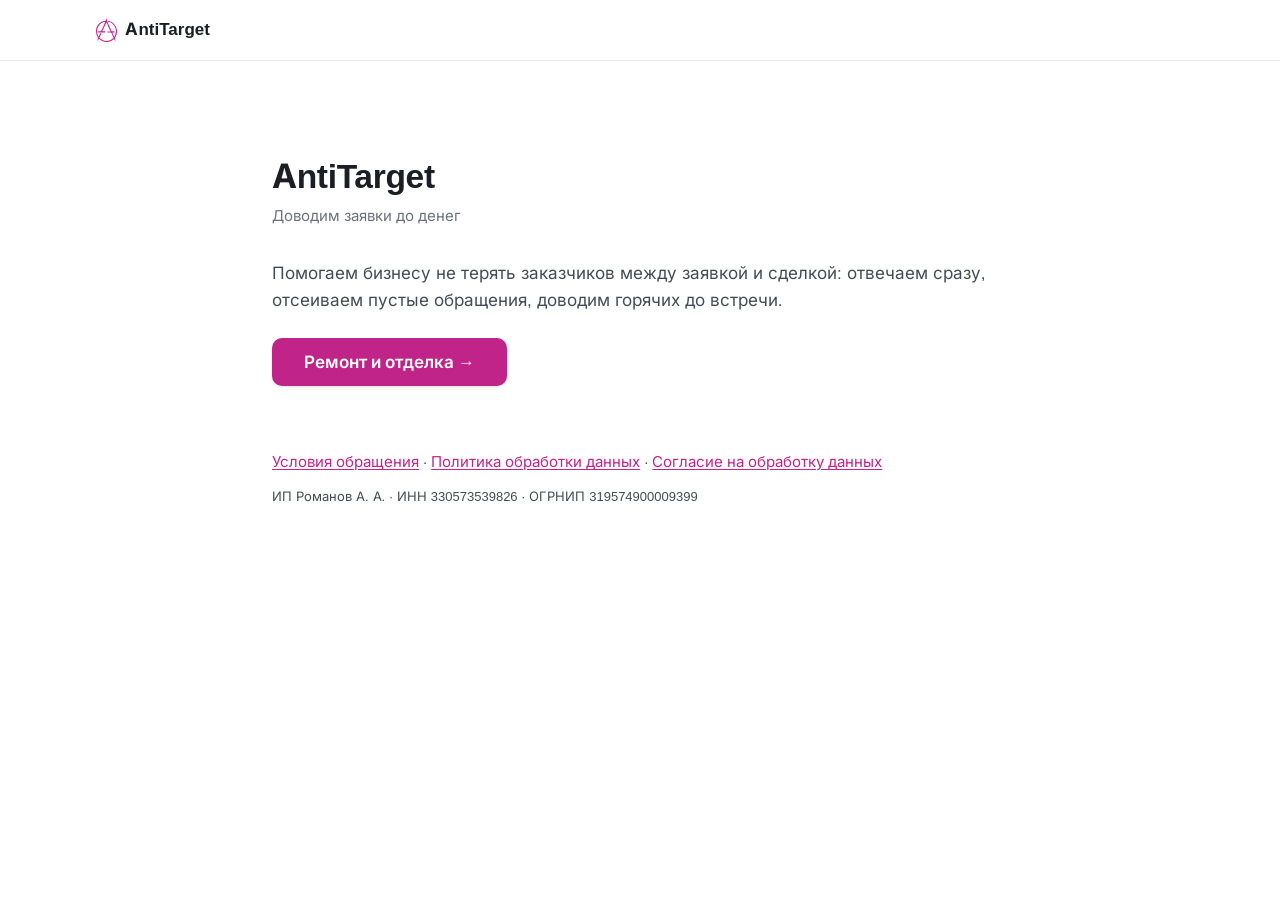
<file: index.html>
<!DOCTYPE html>
<html lang="ru">
<head>
  <meta charset="UTF-8">
  <meta name="viewport" content="width=device-width, initial-scale=1">
  <title>AntiTarget - доводим заявки до денег</title>
  <meta name="description" content="AntiTarget - система приёма и обработки заявок для бизнеса. Отвечаем заказчикам сразу, отсеиваем пустые обращения, доводим горячих до сделки.">
  <meta name="yandex-verification" content="dc6428b8b3f62b8a" />
  <link rel="icon" href="assets/logo/favicon.svg" type="image/svg+xml">
  <link rel="stylesheet" href="assets/css/tokens.css">
  <link rel="stylesheet" href="assets/css/base.css">

  <!-- Yandex.Metrika counter -->
  <script type="text/javascript">
  (function(m,e,t,r,i,k,a){
    m[i]=m[i]||function(){(m[i].a=m[i].a||[]).push(arguments)};
    m[i].l=1*new Date();
    for (var j = 0; j < document.scripts.length; j++) {if (document.scripts[j].src === r) { return; }}
    k=e.createElement(t),a=e.getElementsByTagName(t)[0],k.async=1,k.src=r,a.parentNode.insertBefore(k,a)
    })(window, document,'script','https://mc.yandex.ru/metrika/tag.js?id=110598391', 'ym');

    ym(110598391, 'init', {ssr:true, webvisor:true, clickmap:true, ecommerce:"dataLayer", referrer: document.referrer, url: location.href, accurateTrackBounce:true, trackLinks:true});
  </script>
  <noscript><div><img src="https://mc.yandex.ru/watch/110598391" style="position:absolute; left:-9999px;" alt="" /></div></noscript>
  <!-- /Yandex.Metrika counter -->
  <script>window.__ymId = 110598391;</script>

</head>
<body>
  <header class="simple-header">
    <div class="container">
      <a class="simple-header__logo" href="./"><img src="assets/logo/antitarget.svg" alt="">AntiTarget</a>
    </div>
  </header>

  <main class="doc">
    <div class="container">
      <h1>AntiTarget</h1>
      <p class="doc-date">Доводим заявки до денег</p>
      <p>Помогаем бизнесу не терять заказчиков между заявкой и сделкой: отвечаем сразу, отсеиваем пустые обращения, доводим горячих до встречи.</p>
      <p style="margin-top:var(--sp-5)"><a class="btn btn--primary" href="remont/">Ремонт и отделка →</a></p>

      <p style="margin-top:var(--sp-8)" class="text-small">
        <a href="legal/terms.html">Условия обращения</a> ·
        <a href="legal/privacy.html">Политика обработки данных</a> ·
        <a href="legal/consent.html">Согласие на обработку данных</a>
      </p>
      <p class="text-micro text-muted">ИП Романов А. А. · ИНН 330573539826 · ОГРНИП 319574900009399</p>
    </div>
  </main>
</body>
</html>
</file>
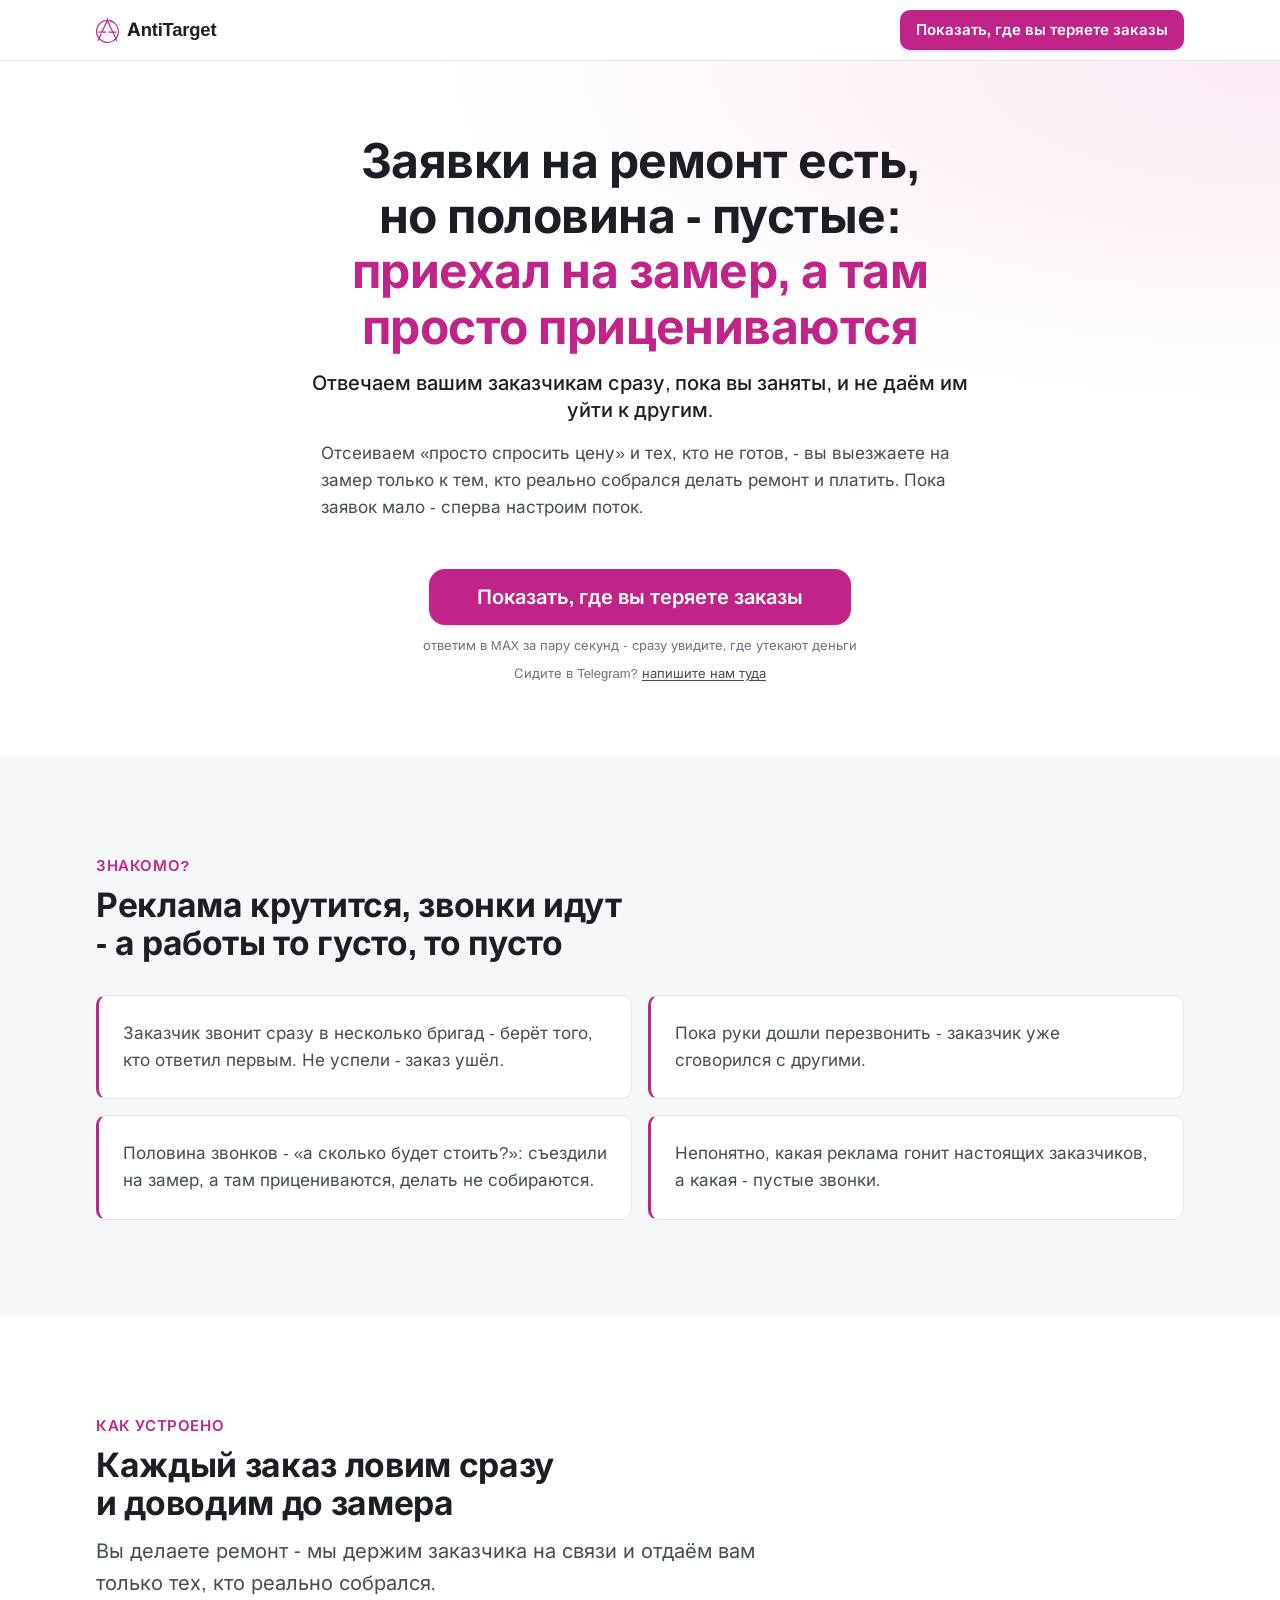
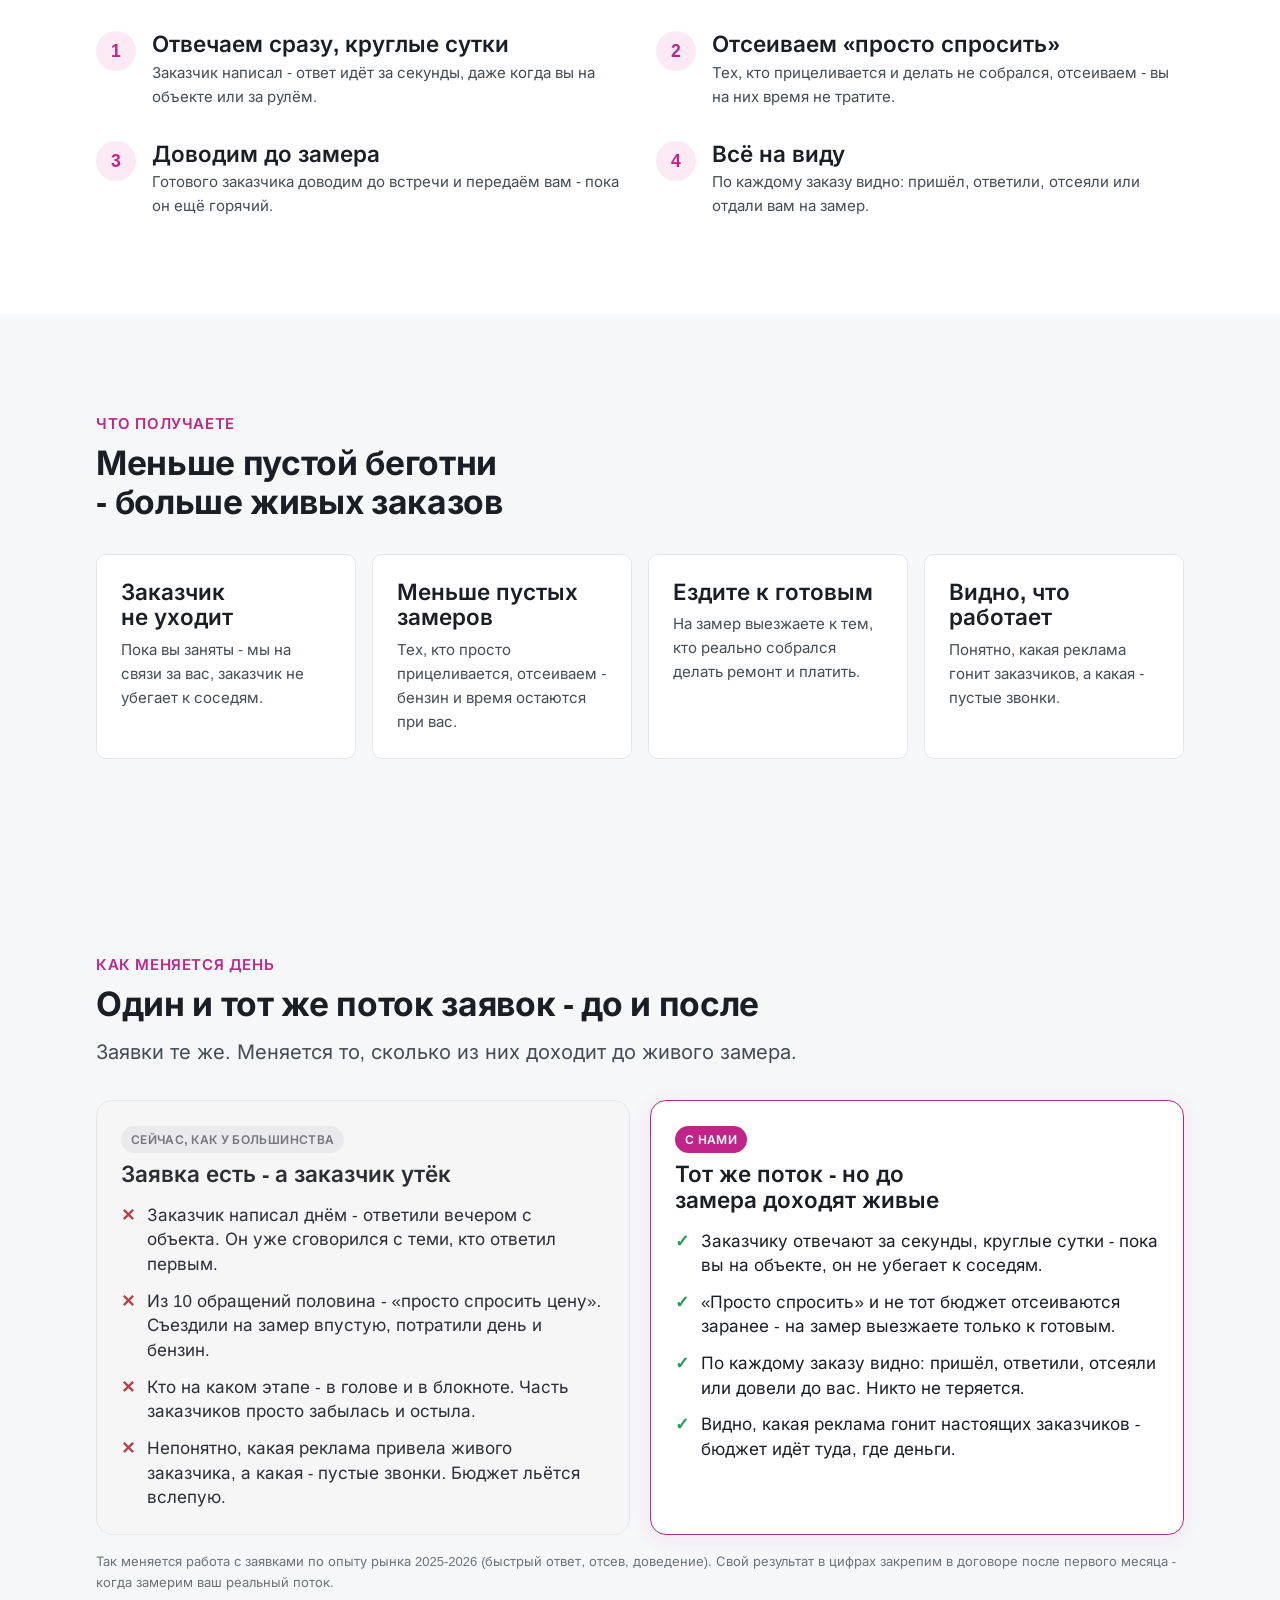
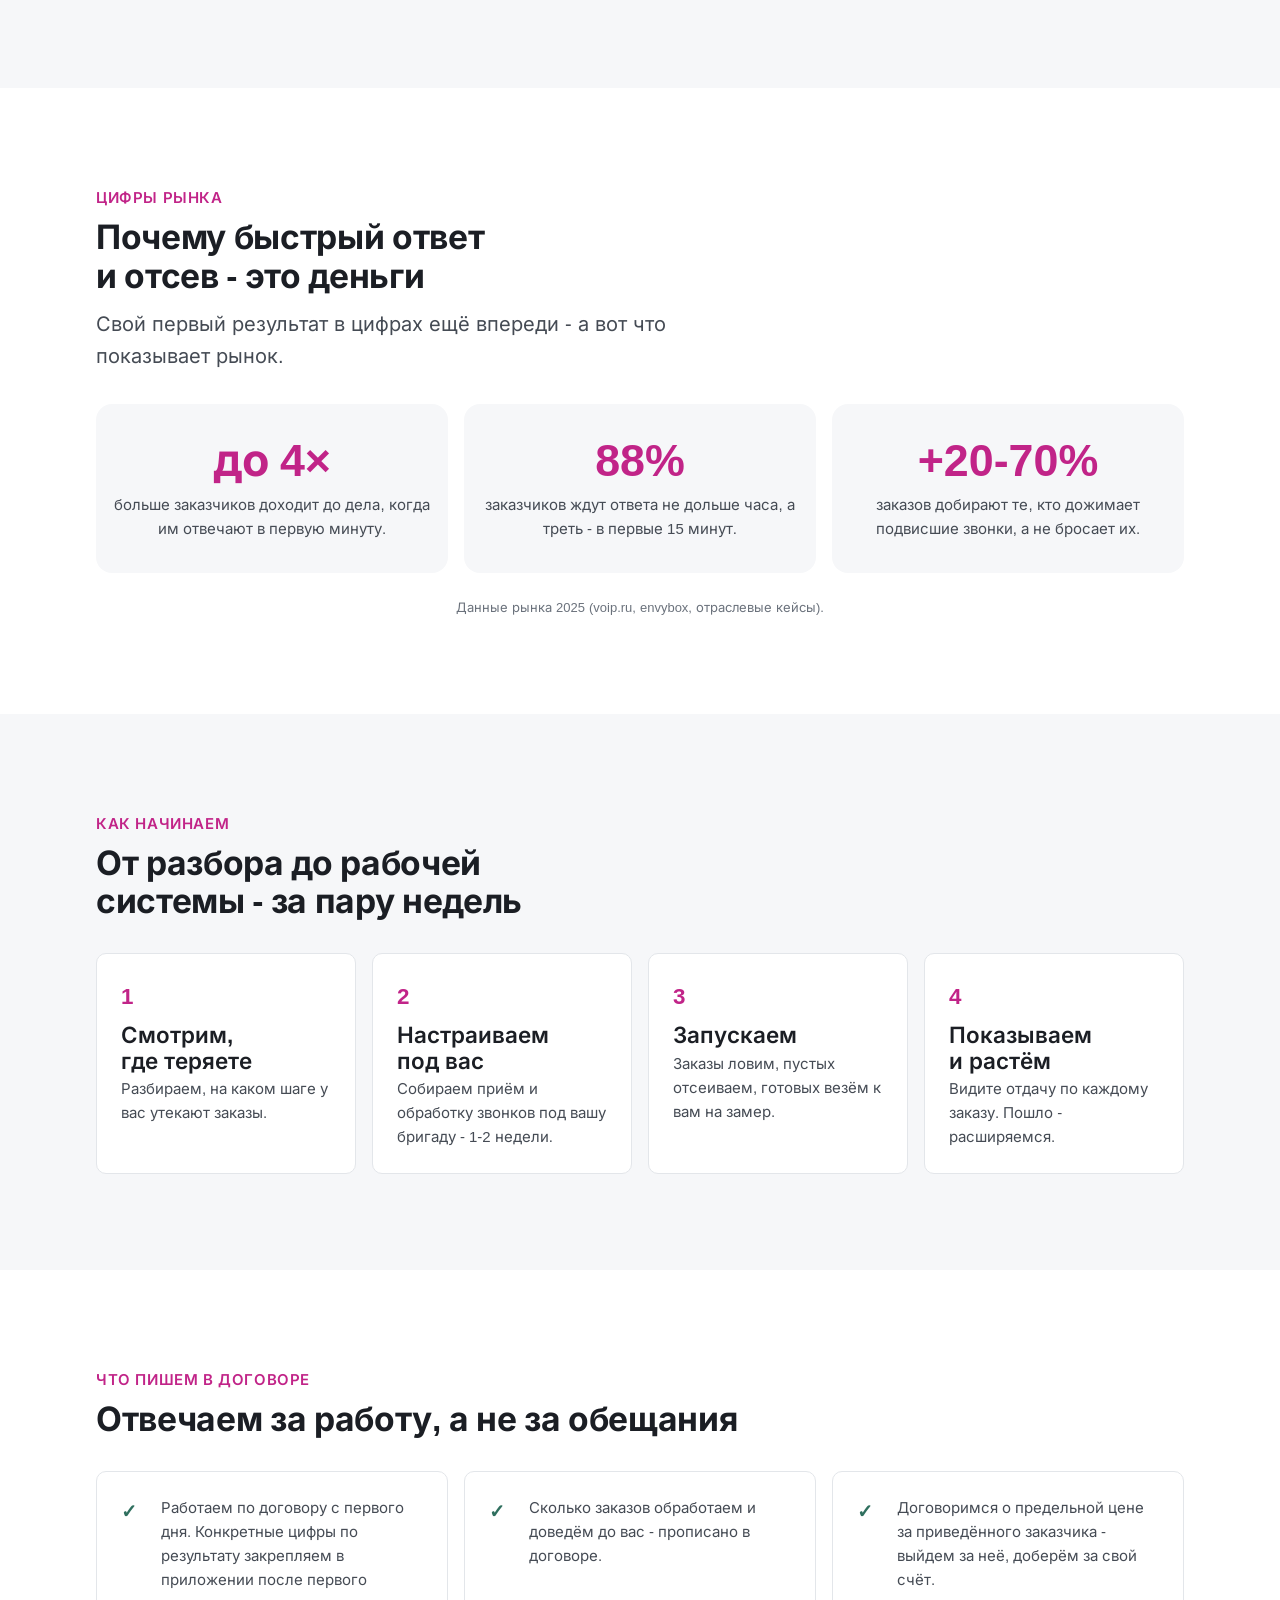
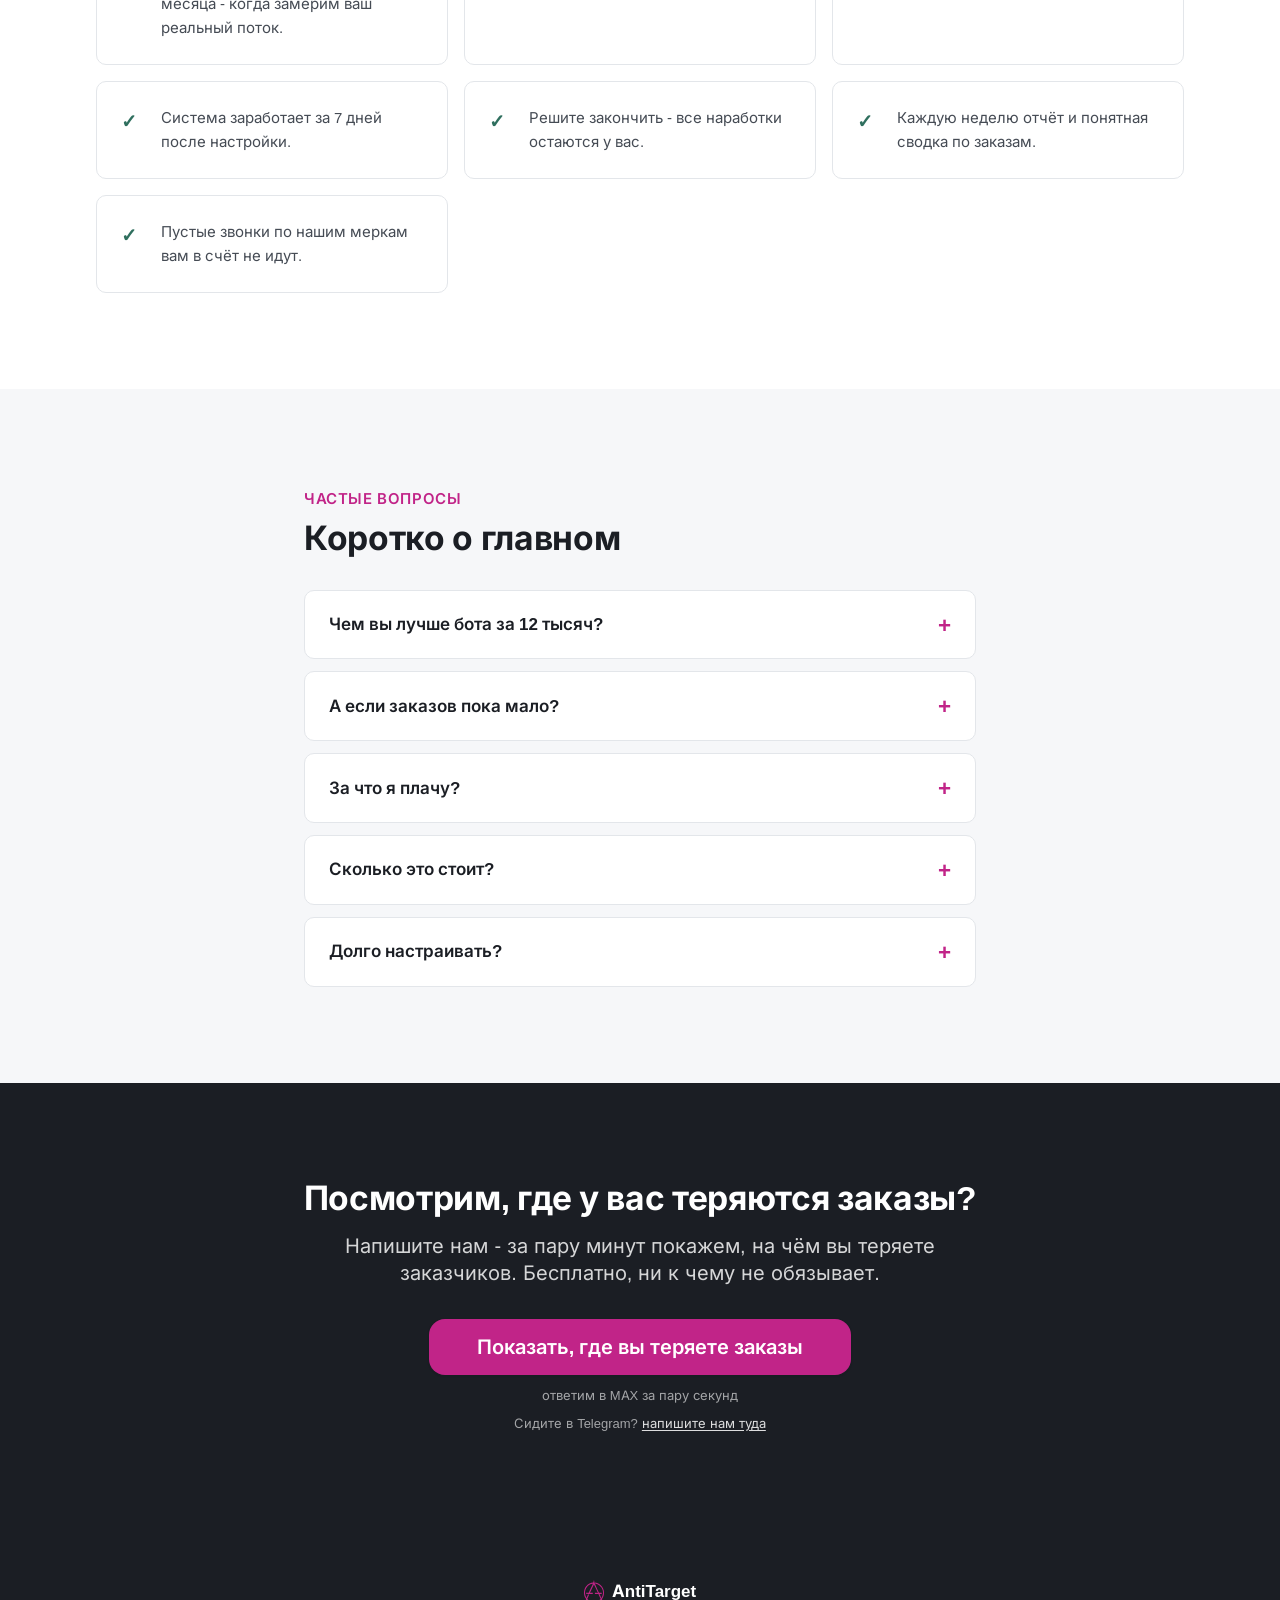
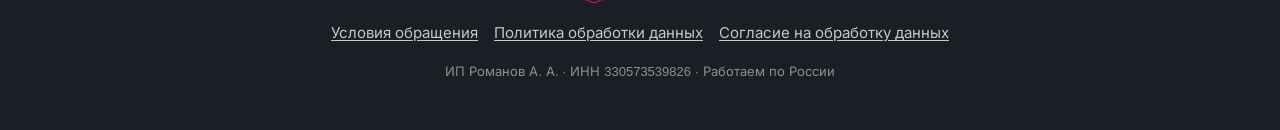
<file: remont/index.html>
<!DOCTYPE html>
<html lang="ru">
<head>
  <meta charset="UTF-8">
  <meta name="viewport" content="width=device-width, initial-scale=1">
  <title>Ремонт: доводим заявки до замера, отсеиваем пустые - AntiTarget</title>
  <meta name="description" content="Отвечаем вашим заказчикам сразу, отсеиваем пустые обращения, доводим горячих до замера. На выезд едете только к живым заказчикам с деньгами. Видно, откуда пришёл каждый заказ.">

  <meta name="robots" content="index, follow">
  <meta name="yandex-verification" content="dc6428b8b3f62b8a" />

  <link rel="canonical" href="https://antitarget.ru/remont/">
  <meta name="theme-color" content="#c12488">

  <!-- Open Graph -->
  <meta property="og:type" content="website">
  <meta property="og:site_name" content="AntiTarget">
  <meta property="og:locale" content="ru_RU">
  <meta property="og:url" content="https://antitarget.ru/remont/">
  <meta property="og:title" content="Заявки на ремонт есть, но половина - пустые? Наведём порядок.">
  <meta property="og:description" content="Отвечаем заказчикам сразу, отсеиваем пустые, на замер едете только к живым с деньгами.">
  <meta property="og:image" content="https://antitarget.ru/assets/img/og-cover.jpg">
  <meta property="og:image:width" content="1200">
  <meta property="og:image:height" content="630">
  <meta property="og:image:alt" content="Заявки на ремонт есть - а половина пустые. Отвечаем сразу, отсеиваем пустые, довозим до замера только живых заказчиков.">

  <!-- Twitter / X -->
  <meta name="twitter:card" content="summary_large_image">
  <meta name="twitter:title" content="Заявки на ремонт есть, но половина - пустые? Наведём порядок.">
  <meta name="twitter:description" content="Отвечаем заказчикам сразу, отсеиваем пустые, на замер едете только к живым с деньгами.">
  <meta name="twitter:image" content="https://antitarget.ru/assets/img/og-cover.jpg">

  <link rel="icon" href="../assets/logo/favicon.svg" type="image/svg+xml">
  <link rel="preload" href="../assets/fonts/InterVariable.woff2" as="font" type="font/woff2" crossorigin>

  <!-- Стили: токены -> база -> секции remont -->
  <link rel="stylesheet" href="../assets/css/tokens.css">
  <link rel="stylesheet" href="../assets/css/base.css">
  <link rel="stylesheet" href="../assets/css/remont.css">

  <!-- Schema.org: услуга -->
  <script type="application/ld+json">
  {
    "@context": "https://schema.org",
    "@type": "Service",
    "serviceType": "Обработка и доведение заявок на ремонт до замера",
    "name": "AntiTarget - доводим заявки до замера",
    "description": "Отвечаем заказчикам сразу, отсеиваем пустые обращения, доводим горячих до замера для ремонтных бригад.",
    "areaServed": "RU",
    "provider": {
      "@type": "Organization",
      "name": "AntiTarget",
      "url": "https://antitarget.ru/",
      "logo": "https://antitarget.ru/assets/logo/antitarget.svg",
      "email": "stepan-99387@yandex.ru"
    }
  }
  </script>

  <!-- Yandex.Metrika counter -->
  <script type="text/javascript">
  (function(m,e,t,r,i,k,a){
    m[i]=m[i]||function(){(m[i].a=m[i].a||[]).push(arguments)};
    m[i].l=1*new Date();
    for (var j = 0; j < document.scripts.length; j++) {if (document.scripts[j].src === r) { return; }}
    k=e.createElement(t),a=e.getElementsByTagName(t)[0],k.async=1,k.src=r,a.parentNode.insertBefore(k,a)
    })(window, document,'script','https://mc.yandex.ru/metrika/tag.js?id=110598391', 'ym');

    ym(110598391, 'init', {ssr:true, webvisor:true, clickmap:true, ecommerce:"dataLayer", referrer: document.referrer, url: location.href, accurateTrackBounce:true, trackLinks:true});
  </script>
  <noscript><div><img src="https://mc.yandex.ru/watch/110598391" style="position:absolute; left:-9999px;" alt="" /></div></noscript>
  <!-- /Yandex.Metrika counter -->
  <script>window.__ymId = 110598391;</script>

</head>
<body>

  <!-- ================= ШАПКА ================= -->
  <header class="site-header">
    <div class="container site-header__inner">
      <a class="site-header__logo" href="../" aria-label="AntiTarget - на главную">
        <img class="site-header__logo-img" src="../assets/logo/antitarget.svg" alt="" width="24" height="27">
        <span class="site-header__wordmark">AntiTarget</span>
      </a>
      <a class="btn btn--primary btn--sm site-header__cta" href="#start" data-cta="header">
        <span class="cta-text-full">Показать, где вы теряете заказы</span>
        <span class="cta-text-short">Где теряю заказы?</span>
      </a>
    </div>
  </header>

  <main>

    <!-- ================= 6.1 ПЕРВЫЙ ЭКРАН ================= -->
    <section class="hero" id="hero">
      <div class="container hero__inner">

        <h1 class="hero__title">
          Заявки на ремонт есть, но половина&nbsp;- пустые:
          <span class="hero__title-accent">приехал на замер, а там просто прицениваются</span>
        </h1>

        <p class="hero__lead">
          Отвечаем вашим заказчикам сразу, пока вы заняты, и не даём им уйти к другим.
        </p>

        <p class="hero__lead-more">
          Отсеиваем «просто спросить цену» и тех, кто не готов, - вы выезжаете
          на замер только к тем, кто реально собрался делать ремонт и платить.
          Пока заявок мало - сперва настроим поток.
        </p>

        <div class="hero__cta" id="start">
          <a class="btn btn--primary btn--lg btn--block btn--auto@sm" href="#start" data-cta="hero">
            Показать, где вы теряете заказы
          </a>
          <p class="cta-note">
            ответим в&nbsp;MAX за&nbsp;пару секунд&nbsp;- сразу увидите, где утекают деньги
          </p>
          <p class="cta-tg">
            Сидите в&nbsp;Telegram? <a href="#" data-tg="hero">напишите нам туда</a>
          </p>
        </div>

      </div>
    </section>

    <!-- ================= 6.2 БОЛЬ ================= -->
    <section class="section section--soft" id="pain">
      <div class="container">
        <div class="section-head">
          <span class="eyebrow">Знакомо?</span>
          <h2>Реклама крутится, звонки идут - а работы то густо, то пусто</h2>
        </div>
        <ul class="pain-grid">
          <li class="pain-card">Заказчик звонит сразу в несколько бригад - берёт того, кто ответил первым. Не успели - заказ ушёл.</li>
          <li class="pain-card">Пока руки дошли перезвонить - заказчик уже сговорился с другими.</li>
          <li class="pain-card">Половина звонков - «а сколько будет стоить?»: съездили на замер, а там прицениваются, делать не собираются.</li>
          <li class="pain-card">Непонятно, какая реклама гонит настоящих заказчиков, а какая - пустые звонки.</li>
        </ul>
      </div>
    </section>

    <!-- ================= 6.3 РЕШЕНИЕ / МЕХАНИКА ================= -->
    <section class="section" id="how-works">
      <div class="container">
        <div class="section-head">
          <span class="eyebrow">Как устроено</span>
          <h2>Каждый заказ ловим сразу и доводим до замера</h2>
          <p>Вы делаете ремонт - мы держим заказчика на связи и отдаём вам только тех, кто реально собрался.</p>
        </div>
        <ol class="flow">
          <li class="flow-step">
            <span class="flow-num">1</span>
            <div><h3>Отвечаем сразу, круглые сутки</h3><p>Заказчик написал - ответ идёт за секунды, даже когда вы на объекте или за рулём.</p></div>
          </li>
          <li class="flow-step">
            <span class="flow-num">2</span>
            <div><h3>Отсеиваем «просто спросить»</h3><p>Тех, кто прицеливается и делать не собрался, отсеиваем - вы на них время не тратите.</p></div>
          </li>
          <li class="flow-step">
            <span class="flow-num">3</span>
            <div><h3>Доводим до замера</h3><p>Готового заказчика доводим до встречи и передаём вам - пока он ещё горячий.</p></div>
          </li>
          <li class="flow-step">
            <span class="flow-num">4</span>
            <div><h3>Всё на виду</h3><p>По каждому заказу видно: пришёл, ответили, отсеяли или отдали вам на замер.</p></div>
          </li>
        </ol>
      </div>
    </section>

    <!-- ================= 6.4 БЫСТРЫЕ ВЫГОДЫ ================= -->
    <section class="section section--soft" id="benefits">
      <div class="container">
        <div class="section-head">
          <span class="eyebrow">Что получаете</span>
          <h2>Меньше пустой беготни - больше живых заказов</h2>
        </div>
        <ul class="benefits-grid">
          <li class="benefit-card"><h3>Заказчик не уходит</h3><p>Пока вы заняты - мы на связи за вас, заказчик не убегает к соседям.</p></li>
          <li class="benefit-card"><h3>Меньше пустых замеров</h3><p>Тех, кто просто прицеливается, отсеиваем - бензин и время остаются при вас.</p></li>
          <li class="benefit-card"><h3>Ездите к готовым</h3><p>На замер выезжаете к тем, кто реально собрался делать ремонт и платить.</p></li>
          <li class="benefit-card"><h3>Видно, что работает</h3><p>Понятно, какая реклама гонит заказчиков, а какая - пустые звонки.</p></li>
        </ul>
      </div>
    </section>

    <!-- ================= 6.4b ДО / ПОСЛЕ ================= -->
    <section class="section section--soft" id="before-after">
      <div class="container">
        <div class="section-head">
          <span class="eyebrow">Как меняется день</span>
          <h2>Один и тот же поток заявок - до и после</h2>
          <p>Заявки те же. Меняется то, сколько из них доходит до живого замера.</p>
        </div>

        <div class="ba-grid">

          <!-- ДО -->
          <div class="ba-col ba-col--before">
            <div class="ba-col__head">
              <span class="ba-tag ba-tag--before">Сейчас, как у большинства</span>
              <h3>Заявка есть - а заказчик утёк</h3>
            </div>
            <ul class="ba-list">
              <li>Заказчик написал днём - ответили вечером с объекта. Он уже сговорился с теми, кто ответил первым.</li>
              <li>Из 10 обращений половина - «просто спросить цену». Съездили на замер впустую, потратили день и бензин.</li>
              <li>Кто на каком этапе - в голове и в блокноте. Часть заказчиков просто забылась и остыла.</li>
              <li>Непонятно, какая реклама привела живого заказчика, а какая - пустые звонки. Бюджет льётся вслепую.</li>
            </ul>
          </div>

          <!-- ПОСЛЕ -->
          <div class="ba-col ba-col--after">
            <div class="ba-col__head">
              <span class="ba-tag ba-tag--after">С нами</span>
              <h3>Тот же поток - но до замера доходят живые</h3>
            </div>
            <ul class="ba-list">
              <li>Заказчику отвечают за секунды, круглые сутки - пока вы на объекте, он не убегает к соседям.</li>
              <li>«Просто спросить» и не тот бюджет отсеиваются заранее - на замер выезжаете только к готовым.</li>
              <li>По каждому заказу видно: пришёл, ответили, отсеяли или довели до вас. Никто не теряется.</li>
              <li>Видно, какая реклама гонит настоящих заказчиков - бюджет идёт туда, где деньги.</li>
            </ul>
          </div>

        </div>

        <p class="ba-note text-micro text-muted">
          Так меняется работа с заявками по опыту рынка 2025-2026 (быстрый ответ, отсев, доведение).
          Свой результат в цифрах закрепим в договоре после первого месяца - когда замерим ваш реальный поток.
        </p>

      </div>
    </section>

    <!-- ================= 6.5 КЕЙСЫ / ЦИФРЫ ================= -->
    <section class="section" id="numbers">
      <div class="container">
        <div class="section-head">
          <span class="eyebrow">Цифры рынка</span>
          <h2>Почему быстрый ответ и отсев - это деньги</h2>
          <p>Свой первый результат в цифрах ещё впереди - а вот что показывает рынок.</p>
        </div>
        <ul class="stats-grid">
          <li class="stat-card"><span class="stat-num">до&nbsp;4×</span><p>больше заказчиков доходит до дела, когда им отвечают в первую минуту.</p></li>
          <li class="stat-card"><span class="stat-num">88%</span><p>заказчиков ждут ответа не дольше часа, а треть - в первые 15 минут.</p></li>
          <li class="stat-card"><span class="stat-num">+20-70%</span><p>заказов добирают те, кто дожимает подвисшие звонки, а не бросает их.</p></li>
        </ul>
        <p class="stats-source text-micro text-muted">Данные рынка 2025 (voip.ru, envybox, отраслевые кейсы).</p>
      </div>
    </section>

    <!-- ================= 6.6 КАК РАБОТАЕМ ================= -->
    <section class="section section--soft" id="process">
      <div class="container">
        <div class="section-head">
          <span class="eyebrow">Как начинаем</span>
          <h2>От разбора до рабочей системы - за пару недель</h2>
        </div>
        <ol class="steps">
          <li class="step-item"><h3>Смотрим, где теряете</h3><p>Разбираем, на каком шаге у вас утекают заказы.</p></li>
          <li class="step-item"><h3>Настраиваем под вас</h3><p>Собираем приём и обработку звонков под вашу бригаду - 1-2 недели.</p></li>
          <li class="step-item"><h3>Запускаем</h3><p>Заказы ловим, пустых отсеиваем, готовых везём к вам на замер.</p></li>
          <li class="step-item"><h3>Показываем и растём</h3><p>Видите отдачу по каждому заказу. Пошло - расширяемся.</p></li>
        </ol>
      </div>
    </section>

    <!-- ================= 6.7 ГАРАНТИИ ================= -->
    <section class="section" id="guarantees">
      <div class="container">
        <div class="section-head">
          <span class="eyebrow">Что пишем в договоре</span>
          <h2>Отвечаем за работу, а не за обещания</h2>
        </div>
        <ul class="guarantees-grid">
          <li class="guarantee-card">Работаем по договору с первого дня. Конкретные цифры по результату закрепляем в приложении после первого месяца - когда замерим ваш реальный поток.</li>
          <li class="guarantee-card">Сколько заказов обработаем и доведём до вас - прописано в договоре.</li>
          <li class="guarantee-card">Договоримся о предельной цене за приведённого заказчика - выйдем за неё, доберём за свой счёт.</li>
          <li class="guarantee-card">Система заработает за 7 дней после настройки.</li>
          <li class="guarantee-card">Решите закончить - все наработки остаются у вас.</li>
          <li class="guarantee-card">Каждую неделю отчёт и понятная сводка по заказам.</li>
          <li class="guarantee-card">Пустые звонки по нашим меркам вам в счёт не идут.</li>
        </ul>
      </div>
    </section>

    <!-- ================= 6.8 FAQ / ВОЗРАЖЕНИЯ ================= -->
    <section class="section section--soft" id="faq">
      <div class="container container-narrow">
        <div class="section-head">
          <span class="eyebrow">Частые вопросы</span>
          <h2>Коротко о главном</h2>
        </div>
        <div class="faq">
          <details class="faq-item">
            <summary>Чем вы лучше бота за 12 тысяч?</summary>
            <div class="faq-body"><p>Бот - это просто программа, которая без настройки буксует. У нас всё под ключ: систему настраиваем под вашу бригаду, а сверху живой человек, который в ремонте разбирается и доводит заказчика до вас.</p></div>
          </details>
          <details class="faq-item">
            <summary>А если заказов пока мало?</summary>
            <div class="faq-body"><p>Сперва наладим поток, а дальше доведём каждый заказ до дела. На первом созвоне бесплатно разберём, что подойдёт именно вам.</p></div>
          </details>
          <details class="faq-item">
            <summary>За что я плачу?</summary>
            <div class="faq-body"><p>За то, что заказы ловят, отсеивают пустых и доводят до вас, а вы всё видите. Это дешевле, чем держать своего человека на телефоне (150-180 тысяч в месяц), и работает круглые сутки.</p></div>
          </details>
          <details class="faq-item">
            <summary>Сколько это стоит?</summary>
            <div class="faq-body"><p>Сначала настройка плюс первый месяц. Дальше помесячно, от 80-100 тысяч. Точную цифру назовём, когда разберём вашу ситуацию.</p></div>
          </details>
          <details class="faq-item">
            <summary>Долго настраивать?</summary>
            <div class="faq-body"><p>Настройка 1-2 недели, первую отдачу видно за 7 дней после запуска.</p></div>
          </details>
        </div>
      </div>
    </section>

    <!-- ================= 6.9 ФИНАЛЬНЫЙ CTA ================= -->
    <section class="section section--inverse" id="final-cta">
      <div class="container center">
        <h2>Посмотрим, где у вас теряются заказы?</h2>
        <p class="lead final-cta__lead">Напишите нам - за пару минут покажем, на чём вы теряете заказчиков. Бесплатно, ни к чему не обязывает.</p>
        <a class="btn btn--primary btn--lg" href="#start" data-cta="final">Показать, где вы теряете заказы</a>
        <p class="cta-note">ответим в MAX за пару секунд</p>
        <p class="cta-tg">
          Сидите в&nbsp;Telegram? <a href="#" data-tg="final">напишите нам туда</a>
        </p>
        </div>

		
		
      </div>
    </section>

  </main>

  <!-- ================= ФУТЕР ================= -->
  <footer class="site-footer">
    <div class="container site-footer__inner">
      <div class="site-footer__brand">
        <img src="../assets/logo/antitarget.svg" alt="" width="20" height="22">
        <span>AntiTarget</span>
      </div>
      <nav class="site-footer__links">
        <a href="../legal/terms.html">Условия обращения</a>
        <a href="../legal/privacy.html">Политика обработки данных</a>
        <a href="../legal/consent.html">Согласие на обработку данных</a>
      </nav>
      <p class="site-footer__legal text-micro">
        ИП Романов А. А. · ИНН 330573539826 · Работаем по России
      </p>
    </div>
  </footer>

  <!-- Липкая мобильная кнопка (данные: sticky bottom CTA +14%) -->
  <div class="sticky-cta" aria-hidden="false">
    <a class="btn btn--primary btn--block" href="#start" data-cta="sticky">
      Показать, где вы теряете заказы
    </a>
  </div>

  <script src="../assets/js/main.js" defer></script>
</body>
</html>
</file>
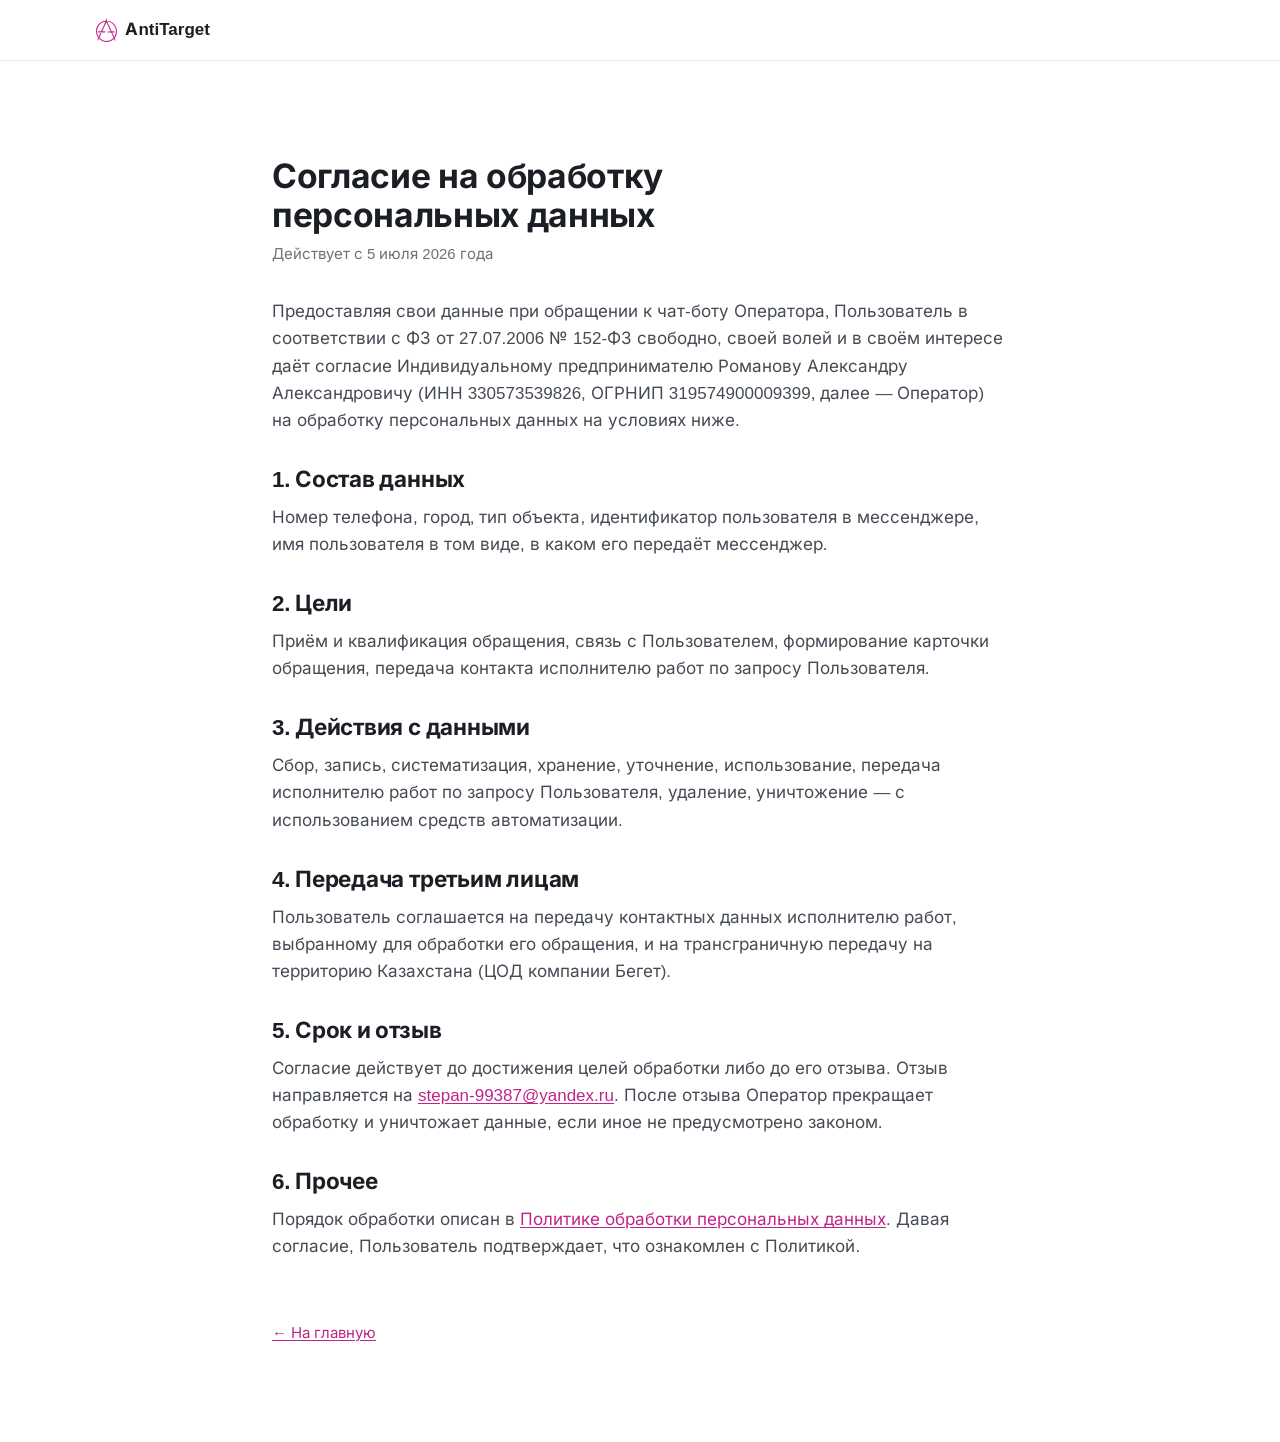
<file: legal/consent.html>
<!DOCTYPE html>
<html lang="ru">
<head>
  <meta charset="UTF-8">
  <meta name="viewport" content="width=device-width, initial-scale=1">
  <title>Согласие на обработку персональных данных - AntiTarget</title>
  <meta name="robots" content="noindex, follow">
  <link rel="icon" href="../assets/logo/favicon.svg" type="image/svg+xml">
  <link rel="stylesheet" href="../assets/css/tokens.css">
  <link rel="stylesheet" href="../assets/css/base.css">
</head>
<body>
  <header class="simple-header">
    <div class="container">
      <a class="simple-header__logo" href="../"><img src="../assets/logo/antitarget.svg" alt="">AntiTarget</a>
    </div>
  </header>

  <main class="doc">
    <div class="container">
      <h1>Согласие на обработку персональных данных</h1>
      <p class="doc-date">Действует с 5 июля 2026 года</p>

      <p>Предоставляя свои данные при обращении к чат-боту Оператора, Пользователь в соответствии с ФЗ от 27.07.2006 № 152-ФЗ свободно, своей волей и в своём интересе даёт согласие Индивидуальному предпринимателю Романову Александру Александровичу (ИНН 330573539826, ОГРНИП 319574900009399, далее — Оператор) на обработку персональных данных на условиях ниже.</p>

      <h2>1. Состав данных</h2>
      <p>Номер телефона, город, тип объекта, идентификатор пользователя в мессенджере, имя пользователя в том виде, в каком его передаёт мессенджер. </p>

      <h2>2. Цели</h2>
      <p>Приём и квалификация обращения, связь с Пользователем, формирование карточки обращения, передача контакта исполнителю работ по запросу Пользователя.</p>

      <h2>3. Действия с данными</h2>
      <p>Сбор, запись, систематизация, хранение, уточнение, использование, передача исполнителю работ по запросу Пользователя, удаление, уничтожение — с использованием средств автоматизации.</p>

      <h2>4. Передача третьим лицам</h2>
      <p>Пользователь соглашается на передачу контактных данных исполнителю работ, выбранному для обработки его обращения, и на трансграничную передачу на территорию Казахстана (ЦОД компании Бегет).</p>

      <h2>5. Срок и отзыв</h2>
      <p>Согласие действует до достижения целей обработки либо до его отзыва. Отзыв направляется на <a href="mailto:stepan-99387@yandex.ru">stepan-99387@yandex.ru</a>. После отзыва Оператор прекращает обработку и уничтожает данные, если иное не предусмотрено законом.</p>

      <h2>6. Прочее</h2>
      <p>Порядок обработки описан в <a href="privacy.html">Политике обработки персональных данных</a>. Давая согласие, Пользователь подтверждает, что ознакомлен с Политикой.</p>

      <a class="doc-back" href="../">← На главную</a>
    </div>
  </main>
</body>
</html>
</file>
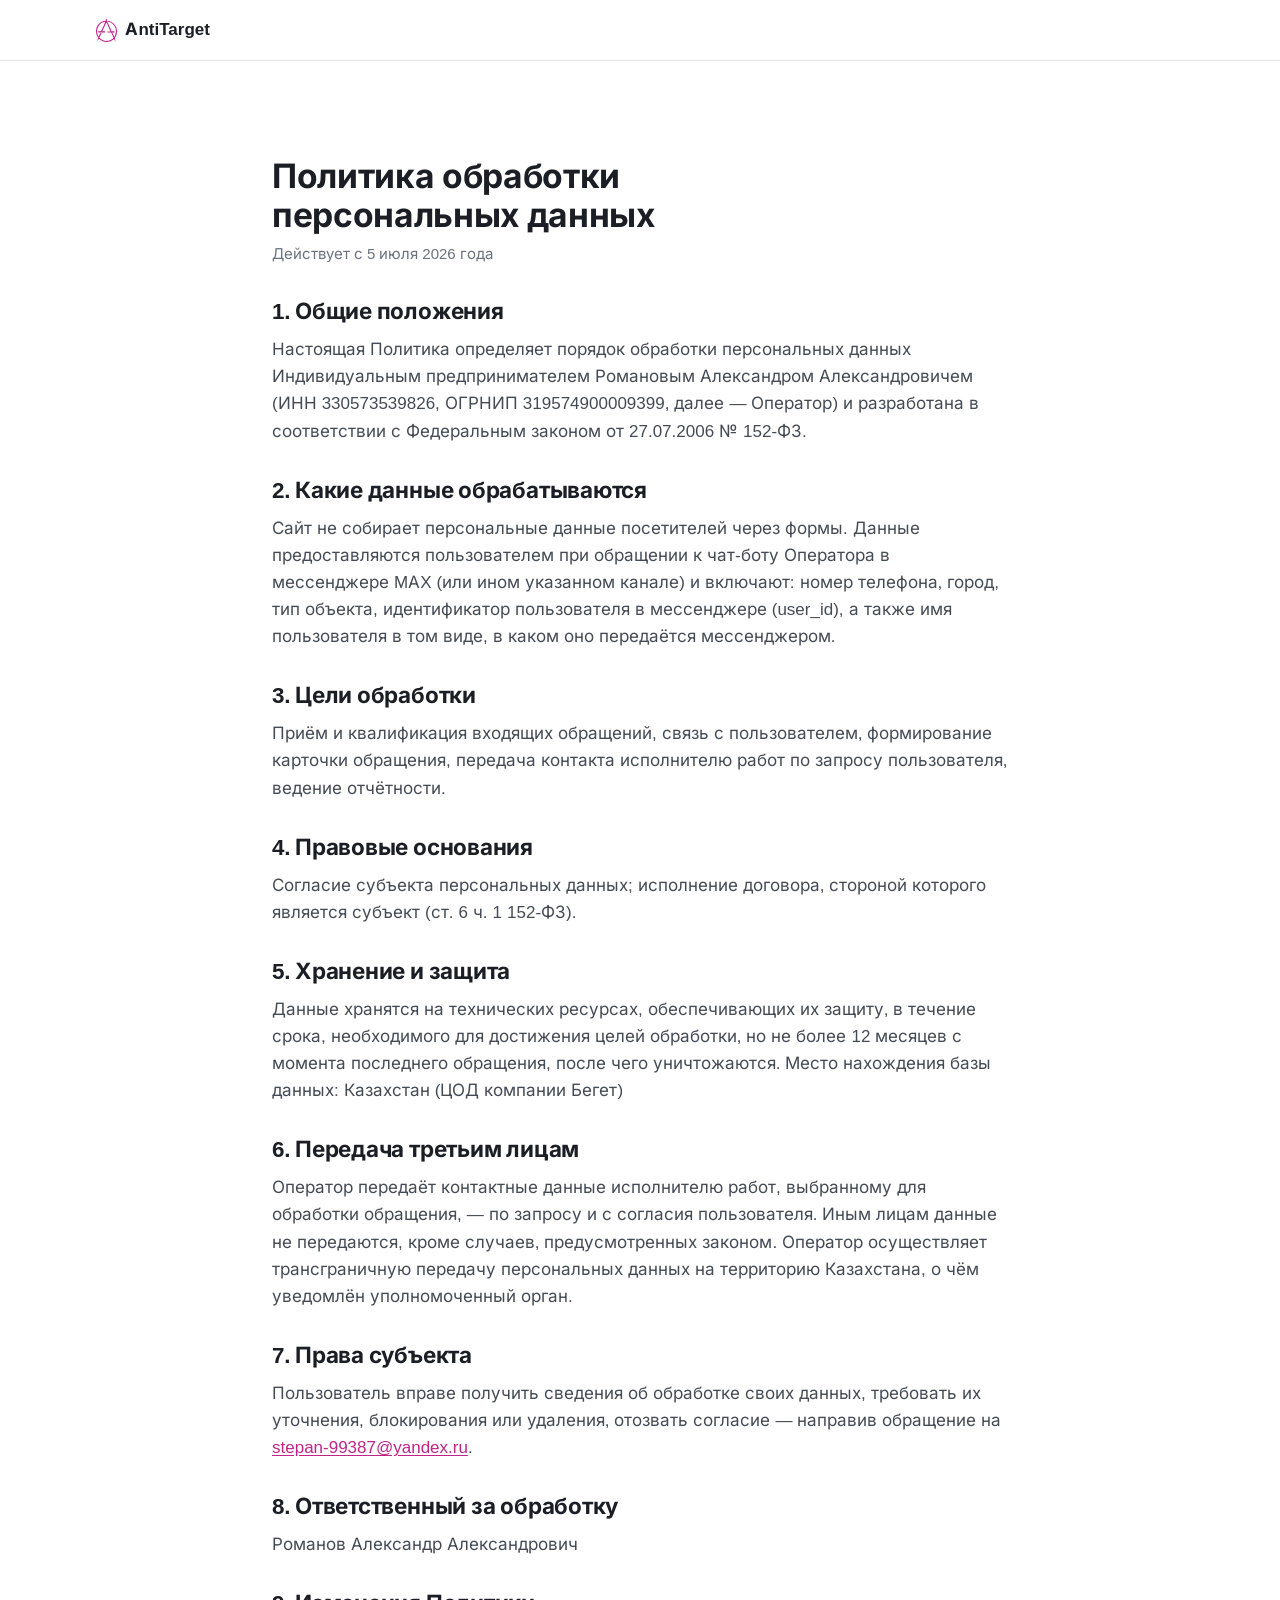
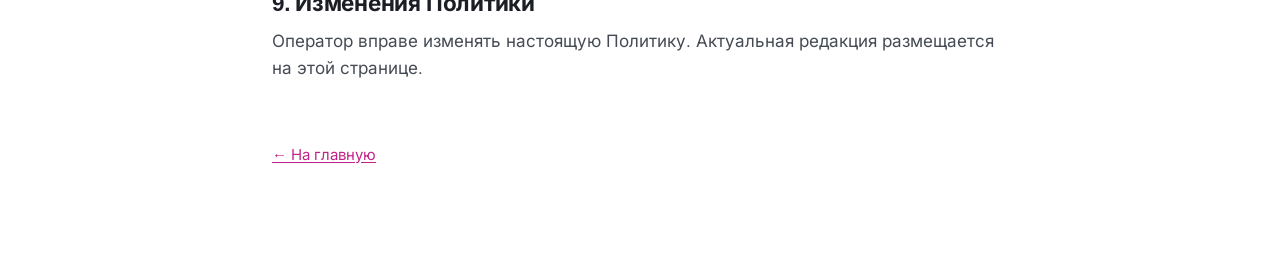
<file: legal/privacy.html>
<!DOCTYPE html>
<html lang="ru">
<head>
  <meta charset="UTF-8">
  <meta name="viewport" content="width=device-width, initial-scale=1">
  <title>Политика обработки персональных данных - AntiTarget</title>
  <meta name="robots" content="noindex, follow">
  <link rel="icon" href="../assets/logo/favicon.svg" type="image/svg+xml">
  <link rel="stylesheet" href="../assets/css/tokens.css">
  <link rel="stylesheet" href="../assets/css/base.css">
</head>
<body>
  <header class="simple-header">
    <div class="container">
      <a class="simple-header__logo" href="../"><img src="../assets/logo/antitarget.svg" alt="">AntiTarget</a>
    </div>
  </header>

  <main class="doc">
    <div class="container">
      <h1>Политика обработки персональных данных</h1>
      <p class="doc-date">Действует с 5 июля 2026 года</p>

      <h2>1. Общие положения</h2>
      <p>Настоящая Политика определяет порядок обработки персональных данных Индивидуальным предпринимателем Романовым Александром Александровичем (ИНН 330573539826, ОГРНИП 319574900009399, далее — Оператор) и разработана в соответствии с Федеральным законом от 27.07.2006 № 152-ФЗ.</p>

      <h2>2. Какие данные обрабатываются</h2>
      <p>Сайт не собирает персональные данные посетителей через формы. Данные предоставляются пользователем при обращении к чат-боту Оператора в мессенджере MAX (или ином указанном канале) и включают: номер телефона, город, тип объекта, идентификатор пользователя в мессенджере (user_id), а также имя пользователя в том виде, в каком оно передаётся мессенджером.</p>

      <h2>3. Цели обработки</h2>
      <p>Приём и квалификация входящих обращений, связь с пользователем, формирование карточки обращения, передача контакта исполнителю работ по запросу пользователя, ведение отчётности.</p>

      <h2>4. Правовые основания</h2>
      <p>Согласие субъекта персональных данных; исполнение договора, стороной которого является субъект (ст. 6 ч. 1 152-ФЗ).</p>

      <h2>5. Хранение и защита</h2>
      <p>Данные хранятся на технических ресурсах, обеспечивающих их защиту, в течение срока, необходимого для достижения целей обработки, но не более 12 месяцев с момента последнего обращения, после чего уничтожаются. Место нахождения базы данных: Казахстан (ЦОД компании Бегет)</p>

      <h2>6. Передача третьим лицам</h2>
      <p>Оператор передаёт контактные данные исполнителю работ, выбранному для обработки обращения, — по запросу и с согласия пользователя. Иным лицам данные не передаются, кроме случаев, предусмотренных законом. Оператор осуществляет трансграничную передачу персональных данных на территорию Казахстана, о чём уведомлён уполномоченный орган.</p>

      <h2>7. Права субъекта</h2>
      <p>Пользователь вправе получить сведения об обработке своих данных, требовать их уточнения, блокирования или удаления, отозвать согласие — направив обращение на <a href="mailto:stepan-99387@yandex.ru">stepan-99387@yandex.ru</a>.</p>

      <h2>8. Ответственный за обработку</h2>
      <p>Романов Александр Александрович</p>

      <h2>9. Изменения Политики</h2>
      <p>Оператор вправе изменять настоящую Политику. Актуальная редакция размещается на этой странице.</p>

      <a class="doc-back" href="../">← На главную</a>
    </div>
  </main>
</body>
</html>
</file>
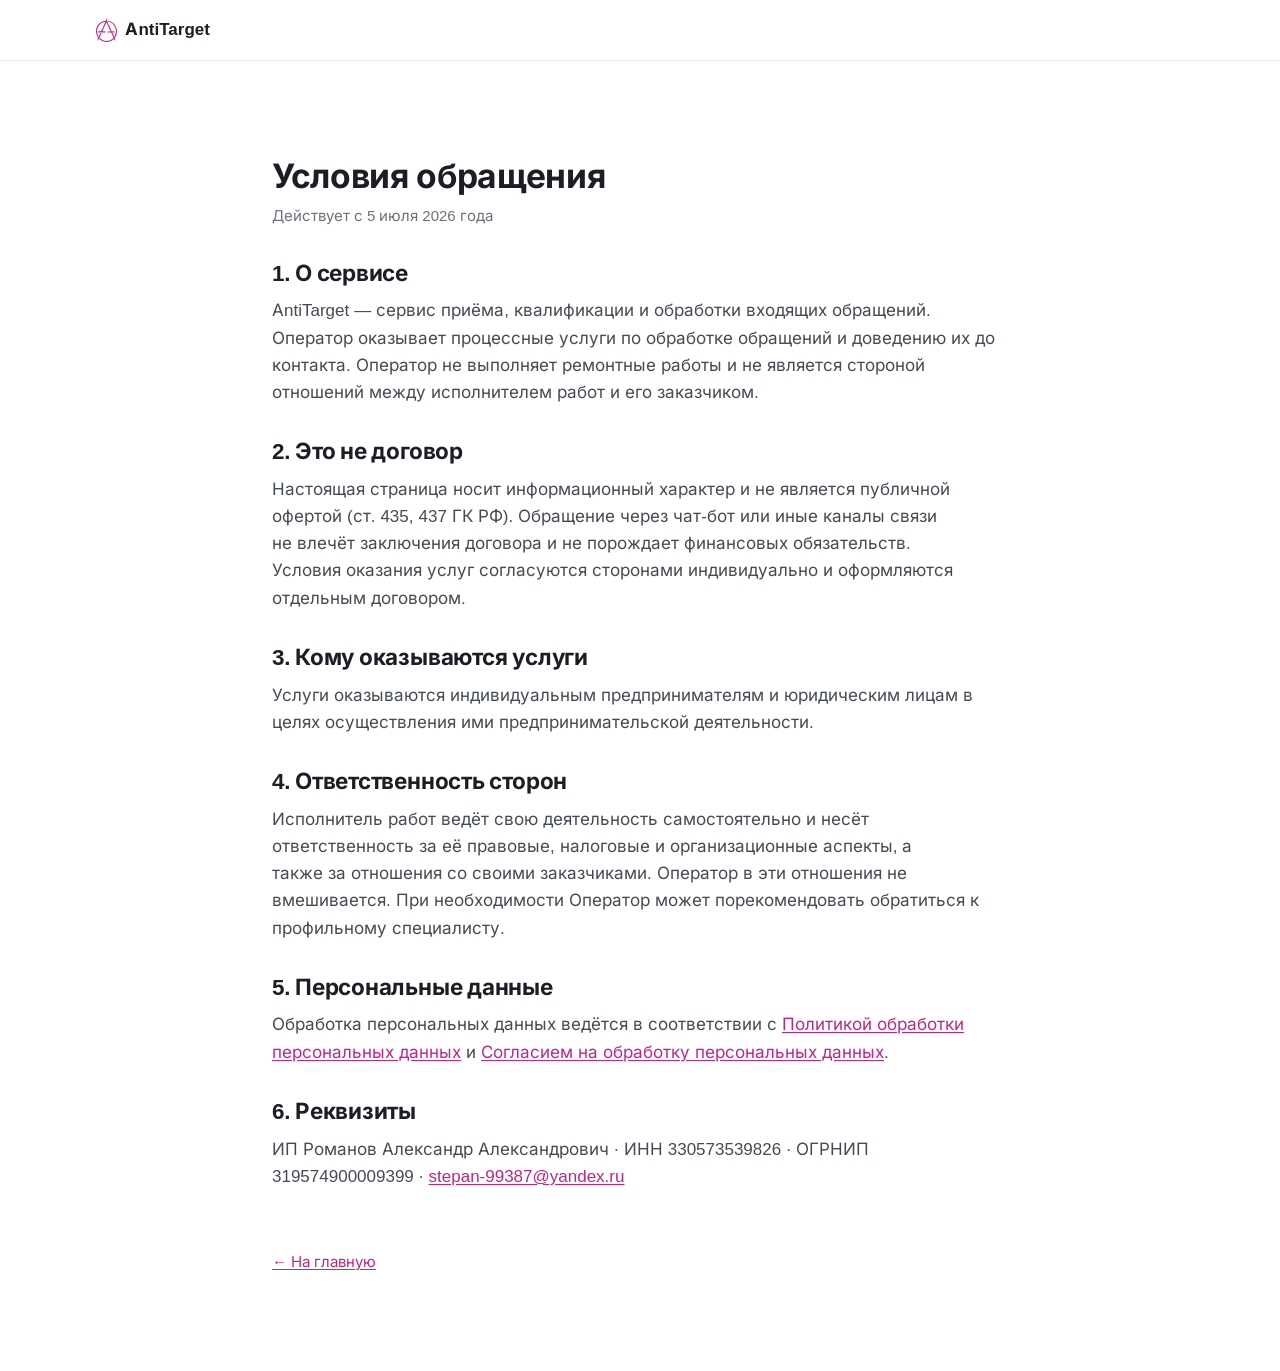
<file: legal/terms.html>
<!DOCTYPE html>
<html lang="ru">
<head>
  <meta charset="UTF-8">
  <meta name="viewport" content="width=device-width, initial-scale=1">
  <title>Условия обращения - AntiTarget</title>
  <meta name="robots" content="noindex, follow">
  <link rel="icon" href="../assets/logo/favicon.svg" type="image/svg+xml">
  <link rel="stylesheet" href="../assets/css/tokens.css">
  <link rel="stylesheet" href="../assets/css/base.css">
</head>
<body>
  <header class="simple-header">
    <div class="container">
      <a class="simple-header__logo" href="../"><img src="../assets/logo/antitarget.svg" alt="">AntiTarget</a>
    </div>
  </header>

  <main class="doc">
    <div class="container">
      <h1>Условия обращения</h1>
      <p class="doc-date">Действует с 5 июля 2026 года</p>

      <h2>1. О сервисе</h2>
      <p>AntiTarget — сервис приёма, квалификации и обработки входящих обращений. Оператор оказывает процессные услуги по обработке обращений и доведению их до контакта. Оператор не выполняет ремонтные работы и не является стороной отношений между исполнителем работ и его заказчиком.</p>

      <h2>2. Это не договор</h2>
      <p>Настоящая страница носит информационный характер и не является публичной офертой (ст. 435, 437 ГК РФ). Обращение через чат-бот или иные каналы связи не влечёт заключения договора и не порождает финансовых обязательств. Условия оказания услуг согласуются сторонами индивидуально и оформляются отдельным договором.</p>

      <h2>3. Кому оказываются услуги</h2>
      <p>Услуги оказываются индивидуальным предпринимателям и юридическим лицам в целях осуществления ими предпринимательской деятельности.</p>

      <h2>4. Ответственность сторон</h2>
      <p>Исполнитель работ ведёт свою деятельность самостоятельно и несёт ответственность за её правовые, налоговые и организационные аспекты, а также за отношения со своими заказчиками. Оператор в эти отношения не вмешивается. При необходимости Оператор может порекомендовать обратиться к профильному специалисту.</p>

      <h2>5. Персональные данные</h2>
      <p>Обработка персональных данных ведётся в соответствии с <a href="privacy.html">Политикой обработки персональных данных</a> и <a href="consent.html">Согласием на обработку персональных данных</a>.</p>

      <h2>6. Реквизиты</h2>
      <p>ИП Романов Александр Александрович · ИНН 330573539826 · ОГРНИП 319574900009399 · <a href="mailto:stepan-99387@yandex.ru">stepan-99387@yandex.ru</a></p>

      <a class="doc-back" href="../">← На главную</a>
    </div>
  </main>
</body>
</html>
</file>
<file: assets/css/tokens.css>
/* ============================================================
   AntiTarget / remont - ДИЗАЙН-ТОКЕНЫ
   Единственный источник правды по цвету/шрифту/отступам.
   Менять палитру/ритм - ТОЛЬКО здесь.
   Приоритет: скорость (системные шрифты, ноль web-fonts) + доверительный B2B-тон.
   ============================================================ */

/* ---------- ШРИФТ: Inter variable, self-hosted (контроль вида + скорость) ---------- */
@font-face {
  font-family: "Inter";
  font-style: normal;
  font-weight: 100 900;              /* variable: весь диапазон */
  font-display: swap;
  src: url("../fonts/InterVariable.woff2") format("woff2");
}

:root {
  /* ---------- ЦВЕТ: полотно (сдержанное, доверительное, без глянца) ---------- */
  --c-bg:            #ffffff;   /* основной фон полотна */
  --c-bg-soft:       #f6f7f9;   /* мягкий фон секций-чередований */
  --c-bg-inverse:    #1b1e24;   /* тёмные блоки (футер/акцентная секция) */

  --c-ink:           #1b1e24;   /* основной текст - графит, макс. читаемость */
  --c-ink-soft:      #454b54;   /* вторичный текст */
  --c-ink-muted:     #6b727c;   /* подписи/мелочь */
  --c-ink-inverse:   #ffffff;   /* текст на тёмном */

  --c-line:          #e3e6ea;   /* рамки/разделители */
  --c-line-strong:   #cdd2d8;

  /* ---------- ЦВЕТ: акцент (любимый Саныча #C12488, изолированный) ----------
     Роль: ТОЛЬКО действие/ключевые выделения. Не заливать им полотно.
     Плоский, без градиента (данные 2026: плоский CTA бьёт градиент +4%). */
  --c-accent:        #c12488;   /* базовый акцент / CTA */
  --c-accent-hover:  #a71d75;   /* затемнён под hover */
  --c-accent-active: #8f1863;   /* ещё темнее под active/нажатие */
  --c-accent-soft:   #fbeaf4;   /* очень светлый фон-подложка акцента (бейджи/выделения) */
  --c-on-accent:     #ffffff;   /* текст на акценте (белый - проходит контраст на кнопке) */

  /* ---------- ЦВЕТ: доверие (приглушённый, НЕ второй яркий - не спорит с акцентом) ---------- */
  --c-trust:         #2f6f5e;   /* приглушённый зелёный - «надёжно/выполнено» (галочки гарантий) */
  --c-trust-soft:    #e7f1ee;

  /* ---------- ТИПОГРАФИКА: системный стек (кириллица из коробки, ноль загрузки) ---------- */
  --font-sans:
    "Inter", -apple-system, BlinkMacSystemFont, "Segoe UI", Roboto,
    "Helvetica Neue", Arial, "Noto Sans", sans-serif,
    "Apple Color Emoji", "Segoe UI Emoji";

  /* Шкала кегля (моб-first, крупные заголовки для 1-го экрана; clamp = адаптив без медиа) */
  --fs-hero:    clamp(1.75rem, 5.2vw, 3rem);      /* заголовок 1-го экрана */
  --fs-h2:      clamp(1.4rem, 3.6vw, 2.1rem);     /* заголовки секций */
  --fs-h3:      clamp(1.15rem, 2.4vw, 1.4rem);    /* подзаголовки/карточки */
  --fs-lead:    clamp(1.05rem, 2.2vw, 1.25rem);   /* подзаголовок-lead */
  --fs-body:    1.0625rem;                          /* базовый текст ~17px */
  --fs-small:   0.9375rem;                          /* мелкий/подписи ~15px */
  --fs-micro:   0.8125rem;                          /* микроподпись ~13px */

  --lh-tight:   1.15;   /* заголовки */
  --lh-snug:    1.35;   /* подзаголовки */
  --lh-base:    1.6;    /* текст */

  --fw-regular: 400;
  --fw-medium:  500;
  --fw-semibold:600;
  --fw-bold:    700;

  /* ---------- ОТСТУПЫ: 8px-сетка (вертикальный ритм) ---------- */
  --sp-1:  0.25rem;   /* 4  */
  --sp-2:  0.5rem;    /* 8  */
  --sp-3:  0.75rem;   /* 12 */
  --sp-4:  1rem;      /* 16 */
  --sp-5:  1.5rem;    /* 24 */
  --sp-6:  2rem;      /* 32 */
  --sp-7:  3rem;      /* 48 */
  --sp-8:  4rem;      /* 64 */
  --sp-9:  6rem;      /* 96 */

  /* Вертикальные отступы секций (моб → десктоп через clamp) */
  /* было: --section-y: clamp(2.5rem, 7vw, 5rem); */
  --section-y: clamp(3rem, 8vw, 6rem);

  /* ---------- РАСКЛАДКА ---------- */
  --container:    72rem;   /* макс. ширина контента ~1152px */
  --container-narrow: 46rem; /* узкий контейнер для текстовых блоков */
  --gutter:       clamp(1rem, 4vw, 2rem); /* боковые поля */

  /* ---------- РАДИУСЫ / ТЕНИ / ПРОЧЕЕ ---------- */
  --radius-sm: 6px;
  --radius:    10px;
  --radius-lg: 16px;
  --radius-pill: 999px;

  --shadow-sm: 0 1px 2px rgba(27,30,36,.06), 0 1px 3px rgba(27,30,36,.08);
  --shadow:    0 4px 12px rgba(27,30,36,.08), 0 2px 4px rgba(27,30,36,.06);
  --shadow-lg: 0 12px 32px rgba(27,30,36,.12);

  /* Минимальный тап-таргет (данные 2026: <44px = +31% случайных промахов) */
  --tap-min: 48px;

  --transition: 160ms ease;

  /* ---------- КОНФИГ ССЫЛОК (заменяемые константы под будущий переезд/бота) ----------
     deep-link в МАКС-бота пока заглушка. При появлении реальной ссылки
     меняется ТОЛЬКО значение здесь (и дубль в main.js для сборки UTM). */
  --z-sticky: 100;
  --z-header: 90;
}
</file>
<file: assets/css/base.css>
/* ============================================================
   AntiTarget — БАЗА: reset + типографика + контейнеры + кнопки
   Общее для всех страниц домена. Наследует tokens.css.
   ============================================================ */

/* ---------- RESET (лёгкий, современный) ---------- */
*, *::before, *::after { box-sizing: border-box; }
* { margin: 0; }

html {
  -webkit-text-size-adjust: 100%;
  text-size-adjust: 100%;
  scroll-behavior: smooth;
}

body {
  font-family: var(--font-sans);
  font-size: var(--fs-body);
  line-height: var(--lh-base);
  color: var(--c-ink);
  background: var(--c-bg);
  -webkit-font-smoothing: antialiased;
  -moz-osx-font-smoothing: grayscale;
  text-rendering: optimizeLegibility;
  min-height: 100vh;
}

img, picture, svg, video {
  display: block;
  max-width: 100%;
  height: auto;
}

svg { fill: currentColor; }

a { color: inherit; text-decoration: none; }
a:not([class]) { color: var(--c-accent); text-decoration: underline; text-underline-offset: 2px; }
a:not([class]):hover { color: var(--c-accent-hover); }

button, input, select, textarea { font: inherit; color: inherit; }
button { cursor: pointer; background: none; border: none; }

ul, ol { list-style: none; padding: 0; }

/* Уважать «уменьшить движение» */
@media (prefers-reduced-motion: reduce) {
  html { scroll-behavior: auto; }
  *, *::before, *::after { animation-duration: .01ms !important; transition-duration: .01ms !important; }
}

/* ---------- ТИПОГРАФИКА ---------- */
h1, h2, h3 {
  line-height: var(--lh-tight);
  font-weight: var(--fw-bold);
  color: var(--c-ink);
  text-wrap: balance; /* аккуратные переносы заголовков */
}
h1 { font-size: var(--fs-hero); letter-spacing: -0.01em; }
h2 { font-size: var(--fs-h2);   letter-spacing: -0.01em; }
h3 { font-size: var(--fs-h3); font-weight: var(--fw-semibold); }

p { line-height: var(--lh-base); text-wrap: pretty; }

strong, b { font-weight: var(--fw-semibold); }

.lead {
  font-size: var(--fs-lead);
  line-height: var(--lh-snug);
  color: var(--c-ink-soft);
}
.text-muted { color: var(--c-ink-muted); }
.text-small { font-size: var(--fs-small); }
.text-micro { font-size: var(--fs-micro); }

/* ---------- РАСКЛАДКА / КОНТЕЙНЕРЫ ---------- */
.container {
  width: 100%;
  max-width: var(--container);
  margin-inline: auto;
  padding-inline: var(--gutter);
}
.container-narrow { max-width: var(--container-narrow); }

.section { padding-block: var(--section-y); }
.section--soft    { background: var(--c-bg-soft); }
.section--inverse { background: var(--c-bg-inverse); color: var(--c-ink-inverse); }
.section--inverse h1, .section--inverse h2, .section--inverse h3 { color: var(--c-ink-inverse); }

/* Заголовок секции + подводка */
.section-head { max-width: 44rem; margin-bottom: var(--sp-6); }
.section-head .eyebrow {
  display: inline-block;
  font-size: var(--fs-small);
  font-weight: var(--fw-semibold);
  color: var(--c-accent);
  text-transform: uppercase;
  letter-spacing: .04em;
  margin-bottom: var(--sp-2);
}
.section-head p { margin-top: var(--sp-3); color: var(--c-ink-soft); font-size: var(--fs-lead); }

/* ---------- КНОПКИ / CTA ---------- */
.btn {
  display: inline-flex;
  align-items: center;
  justify-content: center;
  gap: var(--sp-2);
  min-height: var(--tap-min);
  padding: var(--sp-3) var(--sp-6);
  border-radius: var(--radius);
  font-size: var(--fs-body);
  font-weight: var(--fw-semibold);
  line-height: 1.2;
  text-align: center;
  transition: background var(--transition), transform var(--transition), box-shadow var(--transition);
  -webkit-tap-highlight-color: transparent;
}
.btn:active { transform: translateY(1px); }

/* Primary = акцент Саныча, плоский (без градиента), высококонтрастный */
.btn--primary {
  background: var(--c-accent);
  color: var(--c-on-accent);
  box-shadow: var(--shadow-sm);
}
.btn--primary:hover  { background: var(--c-accent-hover); box-shadow: var(--shadow); }
.btn--primary:active { background: var(--c-accent-active); }

/* Кнопка внутри текстовых страниц: не поддаваться правилу .doc a */
.doc a.btn--primary,
.doc a.btn--primary:hover {
  color: var(--c-on-accent);
  text-decoration: none;
}

/* Large — под первый экран/финал */
.btn--lg {
  min-height: 56px;
  padding: var(--sp-4) var(--sp-7);
  font-size: var(--fs-lead);
  border-radius: var(--radius-lg);
}

/* Blockmobile — на всю ширину на мобайле */
.btn--block { width: 100%; }
@media (min-width: 40rem) { .btn--auto\@sm { width: auto; } }

/* Микроподпись-clarifier под кнопкой (данные: +9%) */
.cta-note {
  margin-top: var(--sp-3);
  font-size: var(--fs-micro);
  color: var(--c-ink-muted);
  line-height: var(--lh-snug);
}

/* ---------- УТИЛИТЫ ---------- */
.visually-hidden {
  position: absolute; width: 1px; height: 1px;
  padding: 0; margin: -1px; overflow: hidden;
  clip: rect(0 0 0 0); white-space: nowrap; border: 0;
}
:where(a, button, input, select, textarea, [tabindex]):focus-visible {
  outline: 3px solid var(--c-accent);
  outline-offset: 2px;
  border-radius: var(--radius-sm);
}
.stack > * + * { margin-top: var(--sp-4); }   /* вертикальный ритм внутри блока */
.center { text-align: center; }
.nowrap { white-space: nowrap; }

/* ---------- ТЕКСТОВЫЕ СТРАНИЦЫ (legal, заглушки) ---------- */
.doc { padding-block: var(--section-y); }
.doc .container { max-width: 50rem; }
.doc h1 { font-size: var(--fs-h2); margin-bottom: var(--sp-2); }
.doc .doc-date { color: var(--c-ink-muted); font-size: var(--fs-small); margin-bottom: var(--sp-6); }
.doc h2 { font-size: var(--fs-h3); margin-top: var(--sp-6); margin-bottom: var(--sp-3); }
.doc p, .doc li { color: var(--c-ink-soft); margin-bottom: var(--sp-3); }
.doc ul { list-style: disc; padding-left: var(--sp-5); margin-bottom: var(--sp-4); }
.doc li { margin-bottom: var(--sp-2); }
.doc a { color: var(--c-accent); text-decoration: underline; text-underline-offset: 2px; }
.doc-back { display: inline-block; margin-top: var(--sp-7); font-size: var(--fs-small); }

/* Простая шапка для внутренних страниц */
.simple-header { border-bottom: 1px solid var(--c-line); }
.simple-header .container { display: flex; align-items: center; min-height: 60px; }
.simple-header__logo { display: inline-flex; align-items: center; gap: var(--sp-2); font-weight: var(--fw-bold); }
.simple-header__logo img { height: 1.5rem; width: auto; }
</file>
<file: assets/css/remont.css>
/* ============================================================
   /remont/ - стили секций посадочной. Наследует tokens + base.
   Дозаполняется по секциям (6.1 -> 6.9). Сейчас: шапка + hero + sticky.
   ============================================================ */

/* ---------- ШАПКА ---------- */
.site-header {
  position: sticky; top: 0; z-index: var(--z-header);
  background: color-mix(in srgb, var(--c-bg) 88%, transparent);
  backdrop-filter: saturate(180%) blur(8px);
  border-bottom: 1px solid var(--c-line);
}
.site-header__inner {
  display: flex; align-items: center; justify-content: space-between;
  min-height: 60px; gap: var(--sp-4);
}
.site-header__wordmark {
  font-weight: var(--fw-bold); font-size: 1.15rem; letter-spacing: -.01em;
  color: var(--c-ink);
}
.site-header__wordmark::first-letter,
.site-header__logo { display: inline-flex; align-items: center; gap: var(--sp-2); }
.site-header__logo-img { height: 1.6rem; width: auto; display: block; }

/* CTA в шапке виден ВЕЗДЕ; текст переключается по ширине */
.site-header__cta { display: inline-flex; }
.btn--sm { min-height: 40px; padding: var(--sp-2) var(--sp-4); font-size: var(--fs-small); border-radius: var(--radius); }

/* по умолчанию (мобайл) — короткий текст */
.cta-text-full  { display: none; }
.cta-text-short { display: inline; }

@media (min-width: 48rem) {
  .cta-text-full  { display: inline; }
  .cta-text-short { display: none; }
}

/* ---------- 6.1 ПЕРВЫЙ ЭКРАН ---------- */
.hero {
  padding-block: clamp(2rem, 6vw, 4.5rem);
  background:
    radial-gradient(120% 90% at 100% 0%, var(--c-accent-soft) 0%, transparent 55%),
    var(--c-bg);
}

/* было: .hero__inner { max-width: 54rem; } */
.hero__inner {
  max-width: 54rem;
  margin-inline: auto;
  text-align: center;
}

.hero__title {
  font-size: var(--fs-hero);
  margin-bottom: var(--sp-4);
}
.hero__title-accent { color: var(--c-accent); }

/* Ядро подзаголовка — короткое, по центру */
.hero__lead {
  font-size: var(--fs-lead);
  font-weight: var(--fw-medium);
  line-height: var(--lh-snug);
  color: var(--c-ink);
  margin: 0 auto var(--sp-4);
  max-width: 52ch;
}
/* Добор — длинный абзац: центрируем БЛОК, но текст ВЛЕВО (данные: multi-line центр — тяжело читать) */
.hero__lead-more {
  font-size: var(--fs-body);
  line-height: var(--lh-base);
  color: var(--c-ink-soft);
  margin: 0 auto var(--sp-7);
  max-width: 58ch;
  text-align: left;
}

.hero__cta { margin-top: var(--sp-5); }
.hero__cta .cta-note { max-width: 30rem; margin-inline: auto; }

/* ---------- ЛИПКАЯ МОБИЛЬНАЯ КНОПКА ---------- */
.sticky-cta {
  position: fixed; left: 0; right: 0; bottom: 0; z-index: var(--z-sticky);
  padding: var(--sp-3) var(--gutter);
  padding-bottom: calc(var(--sp-3) + env(safe-area-inset-bottom));
  background: color-mix(in srgb, var(--c-bg) 92%, transparent);
  backdrop-filter: blur(8px);
  border-top: 1px solid var(--c-line);
  box-shadow: 0 -4px 16px rgba(27,30,36,.06);
  transform: translateY(110%);
  transition: transform 220ms ease;
}
.sticky-cta.is-visible { transform: translateY(0); }
/* На десктопе липкая кнопка не нужна - есть CTA в шапке и по тексту */
@media (min-width: 48rem) { .sticky-cta { display: none; } }

/* ============================================================
   СЕКЦИИ 6.2–6.9 + футер
   ============================================================ */

/* Сетка карточек (общая) */
.pain-grid, .benefits-grid, .guarantees-grid {
  display: grid; gap: var(--sp-4);
  grid-template-columns: 1fr;
}
@media (min-width: 40rem) {
  .pain-grid, .benefits-grid { grid-template-columns: 1fr 1fr; }
  .guarantees-grid { grid-template-columns: 1fr 1fr; }
}
@media (min-width: 60rem) {
  .benefits-grid { grid-template-columns: repeat(4, 1fr); }
  .guarantees-grid { grid-template-columns: repeat(3, 1fr); }
}

/* 6.2 Боль — карточки */
.pain-card {
  background: var(--c-bg); border: 1px solid var(--c-line);
  border-radius: var(--radius); padding: var(--sp-5);
  font-size: var(--fs-body); color: var(--c-ink-soft);
  border-left: 3px solid var(--c-accent);
}

/* 6.3 Механика — нумерованный поток */
.flow { display: grid; gap: var(--sp-5); }
@media (min-width: 48rem) { .flow { grid-template-columns: 1fr 1fr; gap: var(--sp-6); } }
.flow-step { display: flex; gap: var(--sp-4); align-items: flex-start; }
.flow-num {
  flex: 0 0 auto; width: 2.5rem; height: 2.5rem;
  display: inline-flex; align-items: center; justify-content: center;
  background: var(--c-accent-soft); color: var(--c-accent);
  border-radius: var(--radius-pill); font-weight: var(--fw-bold); font-size: 1.1rem;
}
.flow-step h3 { margin-bottom: var(--sp-1); }
.flow-step p { color: var(--c-ink-soft); font-size: var(--fs-small); }

/* 6.4 Выгоды */
.benefit-card {
  background: var(--c-bg); border: 1px solid var(--c-line);
  border-radius: var(--radius); padding: var(--sp-5);
}
.benefit-card h3 { margin-bottom: var(--sp-2); font-size: var(--fs-h3); }
.benefit-card p { color: var(--c-ink-soft); font-size: var(--fs-small); }

/* 6.4a ДО / ПОСЛЕ */
.ba-grid{
  display:grid;
  grid-template-columns:1fr;
  gap:16px;
}
@media (min-width:720px){
  .ba-grid{ grid-template-columns:1fr 1fr; gap:20px; }
}
.ba-col{
  border-radius:16px;
  padding:24px;
  border:1px solid var(--color-border, #e5e5e5);
  background:var(--color-surface, #fff);
}
.ba-col--before{
  background:var(--color-surface-muted, #f6f6f7);
  opacity:.92;
}
.ba-col--after{
  border-color:var(--color-accent, #c12488);
  box-shadow:0 4px 20px rgba(193,36,136,.08);
}
.ba-col__head{ margin-bottom:16px; }
.ba-col__head h3{ margin:8px 0 0; }
.ba-tag{
  display:inline-block;
  font-size:.75rem;
  font-weight:600;
  padding:4px 10px;
  border-radius:999px;
  text-transform:uppercase;
  letter-spacing:.03em;
}
.ba-tag--before{ background:#e9e9ec; color:#6b6b72; }
.ba-tag--after{ background:var(--color-accent, #c12488); color:#fff; }
.ba-list{ list-style:none; margin:0; padding:0; display:grid; gap:12px; }
.ba-list li{
  position:relative;
  padding-left:26px;
  line-height:1.45;
}
.ba-col--before .ba-list li::before{
  content:"✕"; position:absolute; left:0; top:0;
  color:#b0323a; font-weight:700;
}
.ba-col--after .ba-list li::before{
  content:"✓"; position:absolute; left:0; top:0;
  color:#1f9d55; font-weight:700;
}
.ba-note{ margin-top:16px; }

/* 6.5 Цифры */
.stats-grid {
  display: grid; gap: var(--sp-4); grid-template-columns: 1fr;
  margin-bottom: var(--sp-5);
}
@media (min-width: 48rem) { .stats-grid { grid-template-columns: repeat(3, 1fr); } }
.stat-card {
  text-align: center; padding: var(--sp-6) var(--sp-4);
  background: var(--c-bg-soft); border-radius: var(--radius-lg);
}
.stat-num {
  display: block; font-size: clamp(2rem, 6vw, 2.8rem);
  font-weight: var(--fw-bold); color: var(--c-accent); line-height: 1.1;
  margin-bottom: var(--sp-2);
}
.stat-card p { color: var(--c-ink-soft); font-size: var(--fs-small); }
.stats-source { text-align: center; }

/* 6.6 Как работаем — шаги */
.steps { counter-reset: step; display: grid; gap: var(--sp-4); }
@media (min-width: 48rem) { .steps { grid-template-columns: repeat(4, 1fr); } }
.step-item {
  position: relative; padding: var(--sp-5);
  background: var(--c-bg); border: 1px solid var(--c-line); border-radius: var(--radius);
  counter-increment: step;
}
.step-item::before {
  content: counter(step); display: block;
  font-size: 1.4rem; font-weight: var(--fw-bold); color: var(--c-accent);
  margin-bottom: var(--sp-2);
}
.step-item h3 { margin-bottom: var(--sp-1); font-size: var(--fs-h3); }
.step-item p { color: var(--c-ink-soft); font-size: var(--fs-small); }

/* 6.7 Гарантии */
.guarantee-card {
  background: var(--c-bg); border: 1px solid var(--c-line);
  border-radius: var(--radius); padding: var(--sp-5) var(--sp-5) var(--sp-5) var(--sp-8);
  position: relative; color: var(--c-ink-soft); font-size: var(--fs-small);
}
.guarantee-card::before {
  content: "✓"; position: absolute; left: var(--sp-5); top: var(--sp-5);
  color: var(--c-trust); font-weight: var(--fw-bold); font-size: 1.2rem;
}

/* 6.8 FAQ — аккордеон (details/summary, без JS) */
.faq { display: grid; gap: var(--sp-3); }
.faq-item {
  background: var(--c-bg); border: 1px solid var(--c-line);
  border-radius: var(--radius); overflow: hidden;
}
.faq-item summary {
  cursor: pointer; padding: var(--sp-4) var(--sp-5);
  font-weight: var(--fw-semibold); font-size: var(--fs-body);
  list-style: none; display: flex; justify-content: space-between; align-items: center; gap: var(--sp-4);
  min-height: var(--tap-min);
}
.faq-item summary::-webkit-details-marker { display: none; }
.faq-item summary::after {
  content: "+"; color: var(--c-accent); font-size: 1.4rem; font-weight: var(--fw-bold);
  transition: transform var(--transition); flex: 0 0 auto;
}
.faq-item[open] summary::after { transform: rotate(45deg); }
.faq-body { padding: 0 var(--sp-5) var(--sp-5); }
.faq-body p { color: var(--c-ink-soft); font-size: var(--fs-small); }

/* ТГ-сноска у CTA (не кнопка, тише микроподписи) */
.cta-tg {
  font-size: var(--fs-micro);
  color: var(--c-ink-muted);
  margin: var(--sp-2) 0 0;
}
.cta-tg a {
  color: var(--c-ink-soft);
  text-decoration: underline;
  text-underline-offset: 2px;
}
.cta-tg a:hover { color: var(--c-accent); }

/* 6.9 Финальный CTA (на тёмном) */
#final-cta .final-cta__lead {
  max-width: 40rem; margin: var(--sp-4) auto var(--sp-6);
  color: rgba(255,255,255,.82);
}
#final-cta .btn { margin-inline: auto; }
#final-cta .cta-note { color: rgba(255,255,255,.6); }
.section--inverse .cta-tg { color: rgba(255,255,255,.6); }
.section--inverse .cta-tg a { color: rgba(255,255,255,.85); }
.section--inverse .cta-tg a:hover { color: #fff; }

/* ФУТЕР */
.site-footer { background: var(--c-bg-inverse); color: var(--c-ink-inverse); padding-block: var(--sp-7); }
.site-footer__inner { display: grid; gap: var(--sp-4); text-align: center; }
.site-footer__brand { display: inline-flex; align-items: center; justify-content: center; gap: var(--sp-2); font-weight: var(--fw-bold); }
.site-footer__links { display: flex; flex-wrap: wrap; gap: var(--sp-4); justify-content: center; }
.site-footer__links a { color: rgba(255,255,255,.75); font-size: var(--fs-small); text-decoration: underline; text-underline-offset: 2px; }
.site-footer__links a:hover { color: var(--c-ink-inverse); }
.site-footer__legal { color: rgba(255,255,255,.5); }

/* Отступ снизу под липкую кнопку на мобайле, чтобы футер не прятался */
@media (max-width: 47.99rem) { body { padding-bottom: 76px; } }
</file>
